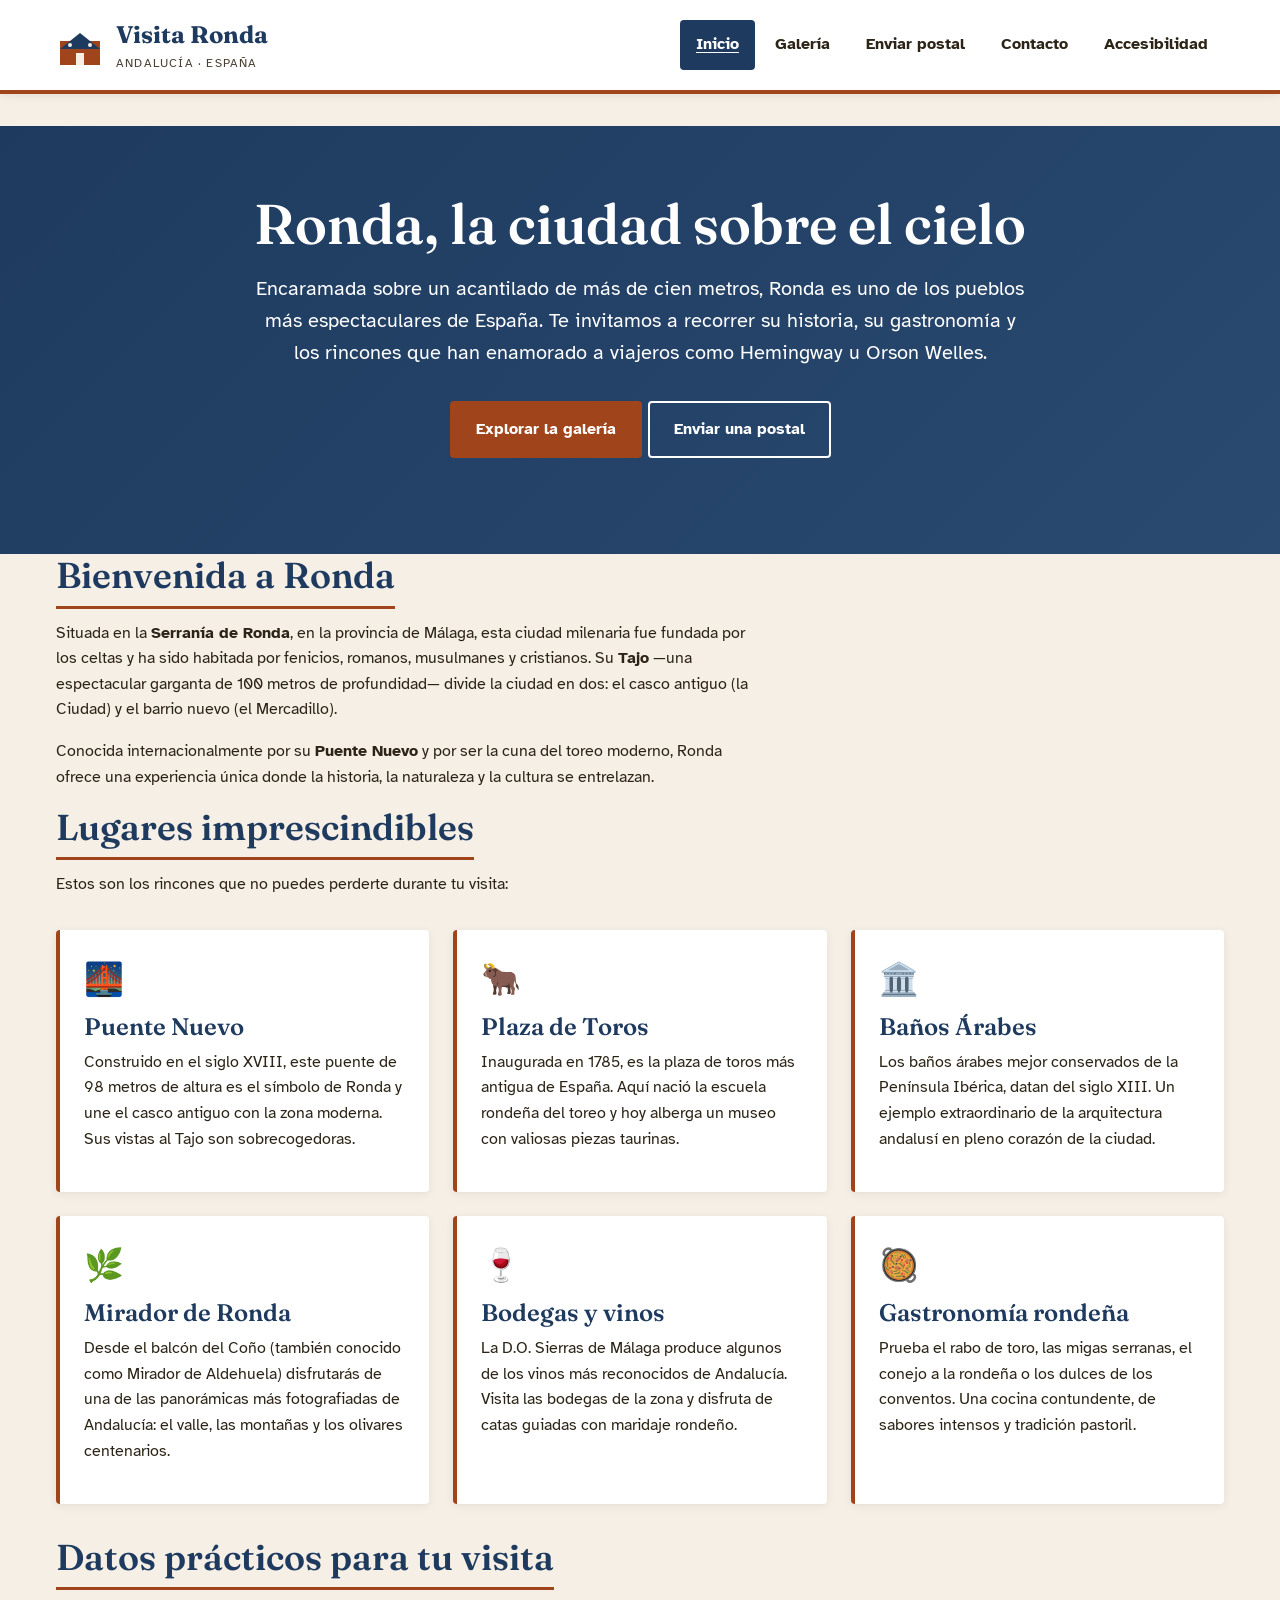
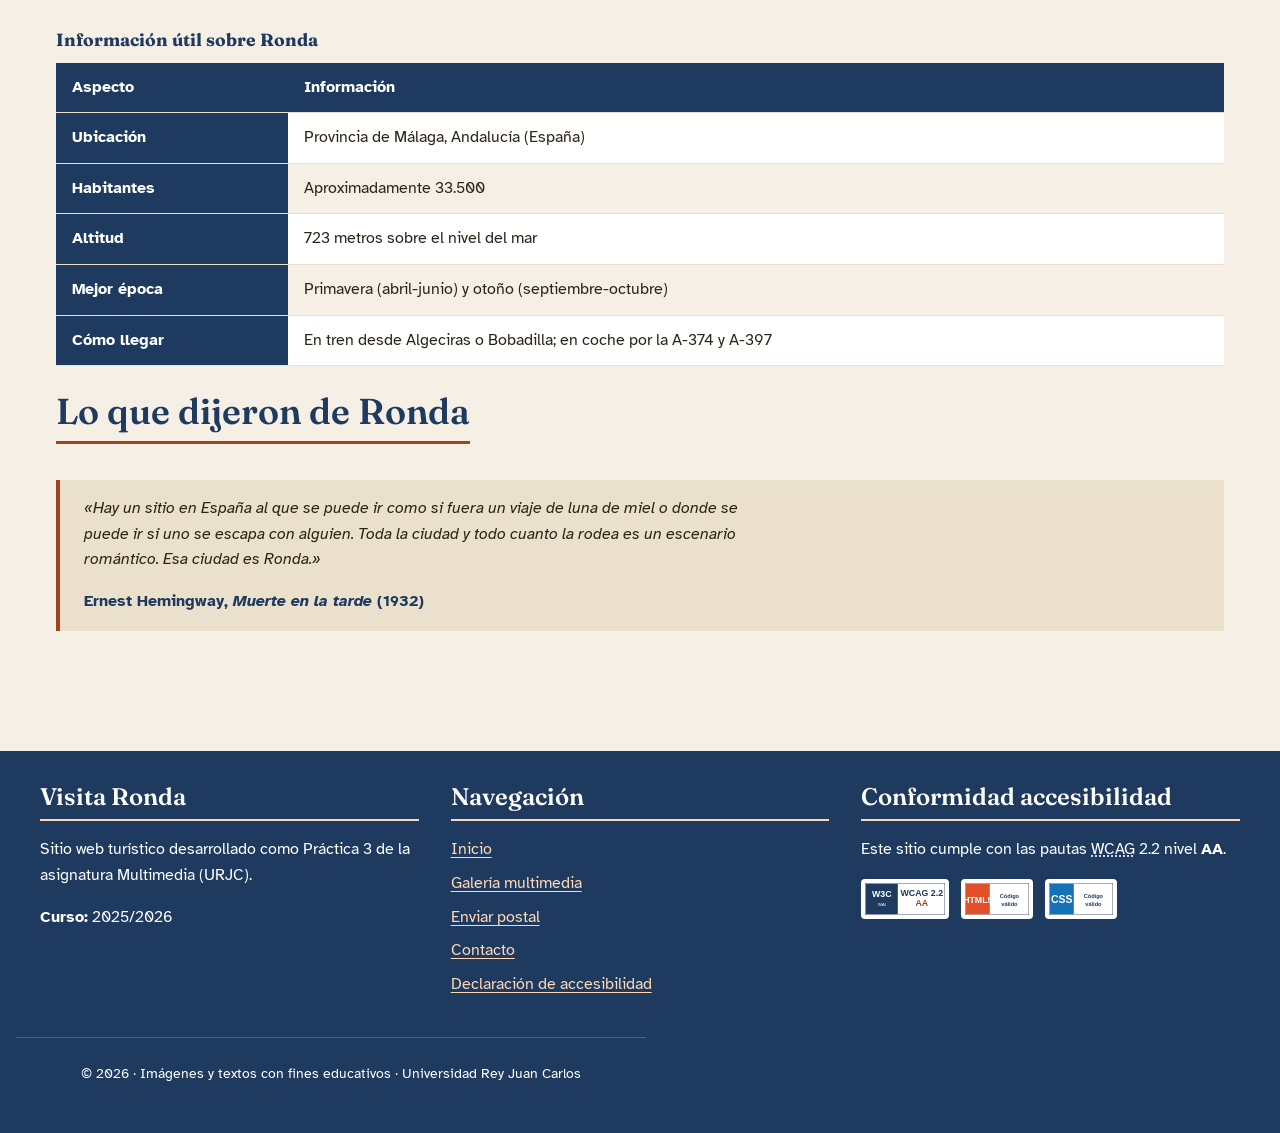
<file: index.html>
<!DOCTYPE html>
<html lang="es">
<head>
  <meta charset="UTF-8">
  <meta name="viewport" content="width=device-width, initial-scale=1.0">
  <meta name="description" content="Descubre Ronda, la joya de la Serranía malagueña: el Puente Nuevo, la plaza de toros más antigua de España y vistas inolvidables del Tajo. Sitio web accesible WCAG 2.2 AA.">
  <meta name="author" content="Práctica 3 - Multimedia URJC">
  <meta name="keywords" content="Ronda, turismo, Málaga, Andalucía, Puente Nuevo, accesibilidad">
  <title>Visita Ronda · La joya de la Serranía malagueña</title>

  <!-- Tipografías accesibles desde Google Fonts -->
  <link rel="preconnect" href="https://fonts.googleapis.com">
  <link rel="preconnect" href="https://fonts.gstatic.com" crossorigin>
  <link href="https://fonts.googleapis.com/css2?family=Atkinson+Hyperlegible:wght@400;700&family=Fraunces:opsz,wght@9..144,400;9..144,600;9..144,700&display=swap" rel="stylesheet">

  <link rel="stylesheet" href="css/styles.css">
  <link rel="icon" type="image/svg+xml" href="img/iconos/favicon.svg">
</head>
<body>

  <!-- Saltar al contenido principal (WCAG 2.4.1) -->
  <a href="#contenido-principal" class="skip-link">Saltar al contenido principal</a>

  <header class="cabecera" role="banner">
    <div class="cabecera-contenido contenedor">
      <a href="index.html" class="logo" aria-label="Visita Ronda - Inicio">
        <svg class="logo-icono" viewBox="0 0 48 48" aria-hidden="true" focusable="false">
          <rect x="4" y="20" width="40" height="24" fill="#A0451B"/>
          <path d="M4 28 L24 12 L44 28 Z" fill="#1E3A5F"/>
          <rect x="20" y="32" width="8" height="12" fill="#F5EFE6"/>
          <circle cx="14" cy="24" r="2" fill="#F5EFE6"/>
          <circle cx="34" cy="24" r="2" fill="#F5EFE6"/>
        </svg>
        <span>
          <span class="logo-texto">Visita Ronda</span>
          <span class="logo-subtexto">Andalucía · España</span>
        </span>
      </a>

      <button class="boton-menu" aria-expanded="false" aria-controls="nav-principal" type="button">
        ☰ Menú
      </button>

      <nav class="nav-principal" id="nav-principal" aria-label="Navegación principal">
        <ul>
          <li><a href="index.html" aria-current="page">Inicio</a></li>
          <li><a href="galeria.html">Galería</a></li>
          <li><a href="postal.html">Enviar postal</a></li>
          <li><a href="contacto.html">Contacto</a></li>
          <li><a href="accesibilidad.html">Accesibilidad</a></li>
        </ul>
      </nav>
    </div>
  </header>

  <main id="contenido-principal">

    <!-- Hero -->
    <section class="hero" aria-labelledby="titulo-hero">
      <div class="contenedor">
        <h1 id="titulo-hero">Ronda, la ciudad sobre el cielo</h1>
        <p>
          Encaramada sobre un acantilado de más de cien metros, Ronda es uno de los pueblos
          más espectaculares de España. Te invitamos a recorrer su historia, su gastronomía
          y los rincones que han enamorado a viajeros como Hemingway u Orson Welles.
        </p>
        <p>
          <a href="galeria.html" class="boton">Explorar la galería</a>
          <a href="postal.html" class="boton boton-secundario">Enviar una postal</a>
        </p>
      </div>
    </section>

    <div class="contenedor">

      <!-- Bienvenida -->
      <section aria-labelledby="titulo-bienvenida">
        <h2 id="titulo-bienvenida">Bienvenida a Ronda</h2>
        <p>
          Situada en la <strong>Serranía de Ronda</strong>, en la provincia de Málaga,
          esta ciudad milenaria fue fundada por los celtas y ha sido habitada por
          fenicios, romanos, musulmanes y cristianos. Su <strong lang="es">Tajo</strong>
          —una espectacular garganta de 100 metros de profundidad— divide la ciudad en
          dos: el casco antiguo (la Ciudad) y el barrio nuevo (el Mercadillo).
        </p>
        <p>
          Conocida internacionalmente por su <strong>Puente Nuevo</strong> y por ser la
          cuna del toreo moderno, Ronda ofrece una experiencia única donde la historia,
          la naturaleza y la cultura se entrelazan.
        </p>
      </section>

      <!-- Imprescindibles -->
      <section aria-labelledby="titulo-imprescindibles">
        <h2 id="titulo-imprescindibles">Lugares imprescindibles</h2>
        <p>Estos son los rincones que no puedes perderte durante tu visita:</p>

        <div class="rejilla">
          <article class="tarjeta">
            <div class="tarjeta-icono" aria-hidden="true">🌉</div>
            <h3>Puente Nuevo</h3>
            <p>
              Construido en el siglo XVIII, este puente de 98 metros de altura es el
              símbolo de Ronda y une el casco antiguo con la zona moderna. Sus vistas
              al Tajo son sobrecogedoras.
            </p>
          </article>

          <article class="tarjeta">
            <div class="tarjeta-icono" aria-hidden="true">🐂</div>
            <h3>Plaza de Toros</h3>
            <p>
              Inaugurada en 1785, es la plaza de toros más antigua de España. Aquí nació
              la escuela rondeña del toreo y hoy alberga un museo con valiosas piezas
              taurinas.
            </p>
          </article>

          <article class="tarjeta">
            <div class="tarjeta-icono" aria-hidden="true">🏛️</div>
            <h3>Baños Árabes</h3>
            <p>
              Los baños árabes mejor conservados de la Península Ibérica, datan del siglo
              XIII. Un ejemplo extraordinario de la arquitectura andalusí en pleno corazón
              de la ciudad.
            </p>
          </article>

          <article class="tarjeta">
            <div class="tarjeta-icono" aria-hidden="true">🌿</div>
            <h3>Mirador de Ronda</h3>
            <p>
              Desde el balcón del Coño (también conocido como Mirador de Aldehuela)
              disfrutarás de una de las panorámicas más fotografiadas de Andalucía:
              el valle, las montañas y los olivares centenarios.
            </p>
          </article>

          <article class="tarjeta">
            <div class="tarjeta-icono" aria-hidden="true">🍷</div>
            <h3>Bodegas y vinos</h3>
            <p>
              La D.O. Sierras de Málaga produce algunos de los vinos más reconocidos de
              Andalucía. Visita las bodegas de la zona y disfruta de catas guiadas con
              maridaje rondeño.
            </p>
          </article>

          <article class="tarjeta">
            <div class="tarjeta-icono" aria-hidden="true">🥘</div>
            <h3>Gastronomía rondeña</h3>
            <p>
              Prueba el rabo de toro, las migas serranas, el conejo a la rondeña o los
              dulces de los conventos. Una cocina contundente, de sabores intensos y
              tradición pastoril.
            </p>
          </article>
        </div>
      </section>

      <!-- Datos prácticos -->
      <section aria-labelledby="titulo-datos">
        <h2 id="titulo-datos">Datos prácticos para tu visita</h2>

        <table>
          <caption>Información útil sobre Ronda</caption>
          <thead>
            <tr>
              <th scope="col">Aspecto</th>
              <th scope="col">Información</th>
            </tr>
          </thead>
          <tbody>
            <tr>
              <th scope="row">Ubicación</th>
              <td>Provincia de Málaga, Andalucía (España)</td>
            </tr>
            <tr>
              <th scope="row">Habitantes</th>
              <td>Aproximadamente 33.500</td>
            </tr>
            <tr>
              <th scope="row">Altitud</th>
              <td>723 metros sobre el nivel del mar</td>
            </tr>
            <tr>
              <th scope="row">Mejor época</th>
              <td>Primavera (abril-junio) y otoño (septiembre-octubre)</td>
            </tr>
            <tr>
              <th scope="row">Cómo llegar</th>
              <td>En tren desde Algeciras o Bobadilla; en coche por la A-374 y A-397</td>
            </tr>
          </tbody>
        </table>
      </section>

      <!-- Cita -->
      <section aria-labelledby="titulo-cita">
        <h2 id="titulo-cita">Lo que dijeron de Ronda</h2>
        <blockquote>
          <p>
            «Hay un sitio en España al que se puede ir como si fuera un viaje de luna de
            miel o donde se puede ir si uno se escapa con alguien. Toda la ciudad y todo
            cuanto la rodea es un escenario romántico. Esa ciudad es Ronda.»
          </p>
          <cite>Ernest Hemingway, <em>Muerte en la tarde</em> (1932)</cite>
        </blockquote>
      </section>

    </div>
  </main>

  <footer class="pie" role="contentinfo">
    <div class="pie-rejilla">
      <div>
        <h3>Visita Ronda</h3>
        <p>Sitio web turístico desarrollado como Práctica 3 de la asignatura Multimedia (URJC).</p>
        <p><strong>Curso:</strong> 2025/2026</p>
      </div>
      <nav aria-labelledby="pie-nav-titulo">
        <h3 id="pie-nav-titulo">Navegación</h3>
        <ul>
          <li><a href="index.html">Inicio</a></li>
          <li><a href="galeria.html">Galería multimedia</a></li>
          <li><a href="postal.html">Enviar postal</a></li>
          <li><a href="contacto.html">Contacto</a></li>
          <li><a href="accesibilidad.html">Declaración de accesibilidad</a></li>
        </ul>
      </nav>
      <div>
        <h3>Conformidad accesibilidad</h3>
        <p>Este sitio cumple con las pautas <abbr title="Web Content Accessibility Guidelines">WCAG</abbr> 2.2 nivel <strong>AA</strong>.</p>
        <p class="pie-validadores">
          <a href="https://www.w3.org/WAI/WCAG22/quickref/" rel="noopener">
            <img src="img/iconos/wcag-aa.svg" alt="WCAG 2.2 nivel AA - Conformidad de accesibilidad">
          </a>
          <a href="https://validator.w3.org/" rel="noopener">
            <img src="img/iconos/html5-valido.svg" alt="HTML5 válido">
          </a>
          <a href="https://jigsaw.w3.org/css-validator/" rel="noopener">
            <img src="img/iconos/css-valido.svg" alt="CSS válido">
          </a>
        </p>
      </div>
    </div>
    <p class="pie-copyright">
      © 2026 · Imágenes y textos con fines educativos · Universidad Rey Juan Carlos
    </p>
  </footer>

  <script src="js/script.js"></script>
</body>
</html>
</file>
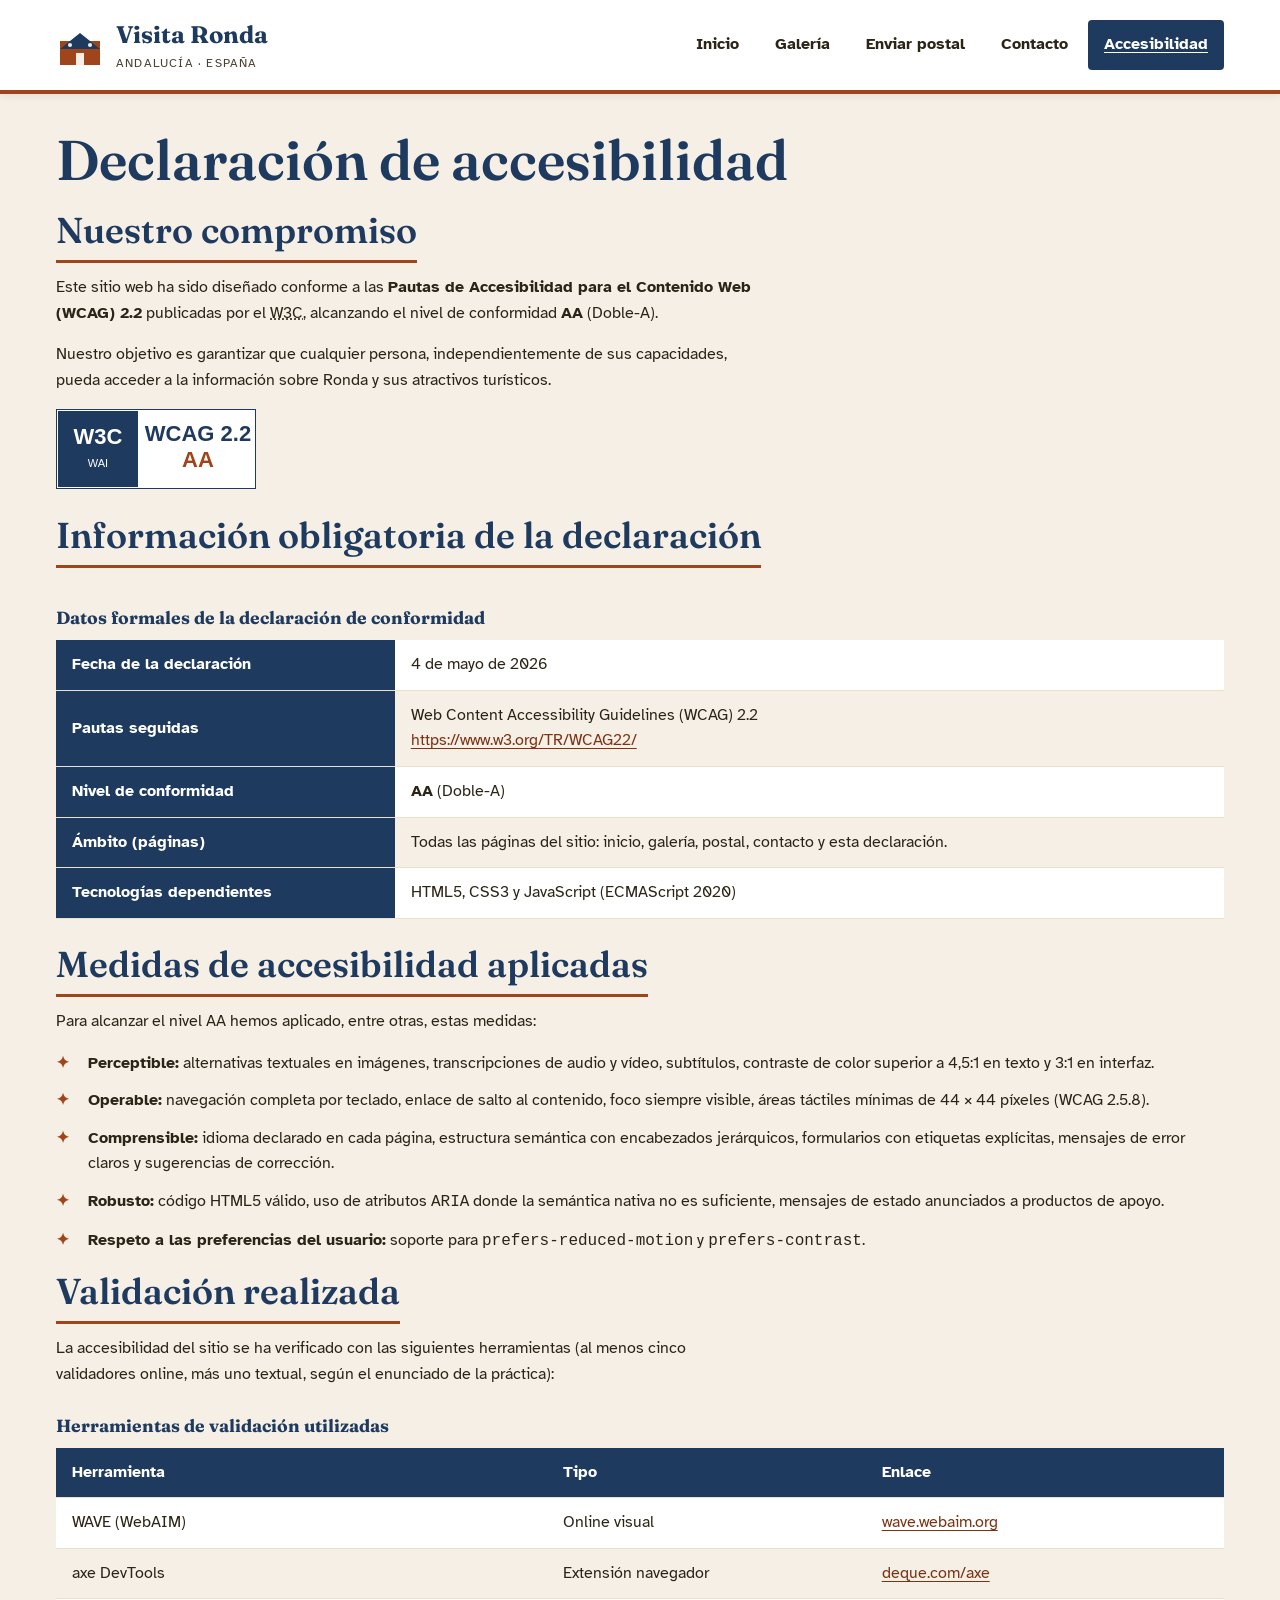
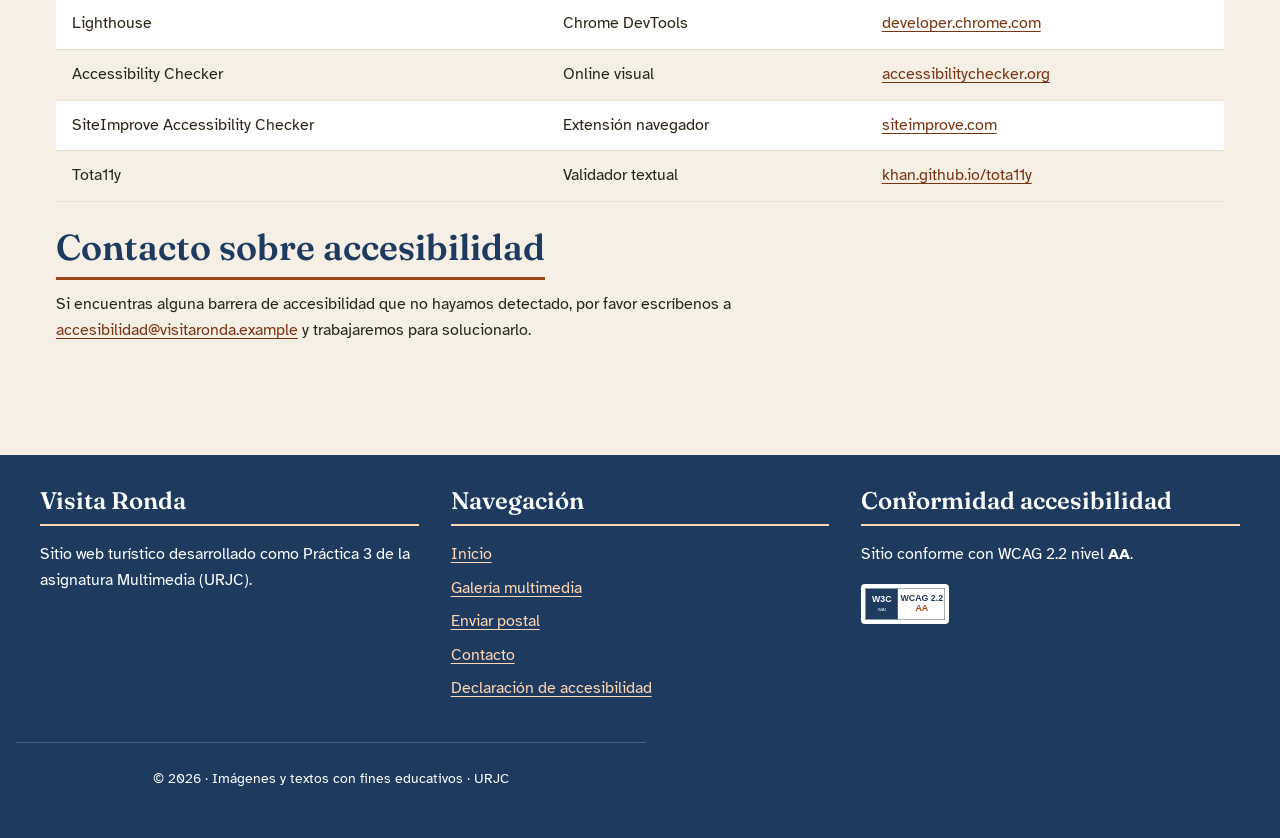
<file: accesibilidad.html>
<!DOCTYPE html>
<html lang="es">
<head>
  <meta charset="UTF-8">
  <meta name="viewport" content="width=device-width, initial-scale=1.0">
  <meta name="description" content="Declaración formal de accesibilidad del sitio web Visita Ronda. Conformidad con WCAG 2.2 nivel AA.">
  <title>Declaración de accesibilidad · Visita Ronda</title>

  <link rel="preconnect" href="https://fonts.googleapis.com">
  <link rel="preconnect" href="https://fonts.gstatic.com" crossorigin>
  <link href="https://fonts.googleapis.com/css2?family=Atkinson+Hyperlegible:wght@400;700&family=Fraunces:opsz,wght@9..144,400;9..144,600;9..144,700&display=swap" rel="stylesheet">
  <link rel="stylesheet" href="css/styles.css">
  <link rel="icon" type="image/svg+xml" href="img/iconos/favicon.svg">
</head>
<body>

  <a href="#contenido-principal" class="skip-link">Saltar al contenido principal</a>

  <header class="cabecera" role="banner">
    <div class="cabecera-contenido contenedor">
      <a href="index.html" class="logo" aria-label="Visita Ronda - Inicio">
        <svg class="logo-icono" viewBox="0 0 48 48" aria-hidden="true" focusable="false">
          <rect x="4" y="20" width="40" height="24" fill="#A0451B"/>
          <path d="M4 28 L24 12 L44 28 Z" fill="#1E3A5F"/>
          <rect x="20" y="32" width="8" height="12" fill="#F5EFE6"/>
          <circle cx="14" cy="24" r="2" fill="#F5EFE6"/>
          <circle cx="34" cy="24" r="2" fill="#F5EFE6"/>
        </svg>
        <span>
          <span class="logo-texto">Visita Ronda</span>
          <span class="logo-subtexto">Andalucía · España</span>
        </span>
      </a>
      <button class="boton-menu" aria-expanded="false" aria-controls="nav-principal" type="button">☰ Menú</button>
      <nav class="nav-principal" id="nav-principal" aria-label="Navegación principal">
        <ul>
          <li><a href="index.html">Inicio</a></li>
          <li><a href="galeria.html">Galería</a></li>
          <li><a href="postal.html">Enviar postal</a></li>
          <li><a href="contacto.html">Contacto</a></li>
          <li><a href="accesibilidad.html" aria-current="page">Accesibilidad</a></li>
        </ul>
      </nav>
    </div>
  </header>

  <main id="contenido-principal">
    <div class="contenedor">

      <h1>Declaración de accesibilidad</h1>

      <section aria-labelledby="titulo-compromiso">
        <h2 id="titulo-compromiso">Nuestro compromiso</h2>
        <p>
          Este sitio web ha sido diseñado conforme a las
          <strong>Pautas de Accesibilidad para el Contenido Web (WCAG) 2.2</strong>
          publicadas por el <abbr title="World Wide Web Consortium">W3C</abbr>,
          alcanzando el nivel de conformidad <strong>AA</strong> (Doble-A).
        </p>
        <p>
          Nuestro objetivo es garantizar que cualquier persona, independientemente de sus
          capacidades, pueda acceder a la información sobre Ronda y sus atractivos turísticos.
        </p>
        <p>
          <img src="img/iconos/wcag-aa.svg"
               alt="Logo de conformidad WCAG 2.2 nivel AA"
               style="max-width:200px;">
        </p>
      </section>

      <section aria-labelledby="titulo-info-obligatoria">
        <h2 id="titulo-info-obligatoria">Información obligatoria de la declaración</h2>

        <table>
          <caption>Datos formales de la declaración de conformidad</caption>
          <tbody>
            <tr>
              <th scope="row">Fecha de la declaración</th>
              <td>4 de mayo de 2026</td>
            </tr>
            <tr>
              <th scope="row">Pautas seguidas</th>
              <td>
                Web Content Accessibility Guidelines (WCAG) 2.2<br>
                <a href="https://www.w3.org/TR/WCAG22/" rel="noopener">https://www.w3.org/TR/WCAG22/</a>
              </td>
            </tr>
            <tr>
              <th scope="row">Nivel de conformidad</th>
              <td><strong>AA</strong> (Doble-A)</td>
            </tr>
            <tr>
              <th scope="row">Ámbito (páginas)</th>
              <td>
                Todas las páginas del sitio: inicio, galería, postal, contacto y esta
                declaración.
              </td>
            </tr>
            <tr>
              <th scope="row">Tecnologías dependientes</th>
              <td>HTML5, CSS3 y JavaScript (ECMAScript 2020)</td>
            </tr>
          </tbody>
        </table>
      </section>

      <section aria-labelledby="titulo-medidas">
        <h2 id="titulo-medidas">Medidas de accesibilidad aplicadas</h2>
        <p>Para alcanzar el nivel AA hemos aplicado, entre otras, estas medidas:</p>
        <ul class="lista-iconos">
          <li><strong>Perceptible:</strong> alternativas textuales en imágenes, transcripciones de audio y vídeo, subtítulos, contraste de color superior a 4,5:1 en texto y 3:1 en interfaz.</li>
          <li><strong>Operable:</strong> navegación completa por teclado, enlace de salto al contenido, foco siempre visible, áreas táctiles mínimas de 44 × 44 píxeles (WCAG 2.5.8).</li>
          <li><strong>Comprensible:</strong> idioma declarado en cada página, estructura semántica con encabezados jerárquicos, formularios con etiquetas explícitas, mensajes de error claros y sugerencias de corrección.</li>
          <li><strong>Robusto:</strong> código HTML5 válido, uso de atributos <code>ARIA</code> donde la semántica nativa no es suficiente, mensajes de estado anunciados a productos de apoyo.</li>
          <li><strong>Respeto a las preferencias del usuario:</strong> soporte para <code>prefers-reduced-motion</code> y <code>prefers-contrast</code>.</li>
        </ul>
      </section>

      <section aria-labelledby="titulo-validacion">
        <h2 id="titulo-validacion">Validación realizada</h2>
        <p>
          La accesibilidad del sitio se ha verificado con las siguientes herramientas
          (al menos cinco validadores online, más uno textual, según el enunciado de la práctica):
        </p>
        <table>
          <caption>Herramientas de validación utilizadas</caption>
          <thead>
            <tr>
              <th scope="col">Herramienta</th>
              <th scope="col">Tipo</th>
              <th scope="col">Enlace</th>
            </tr>
          </thead>
          <tbody>
            <tr>
              <td>WAVE (WebAIM)</td>
              <td>Online visual</td>
              <td><a href="https://wave.webaim.org/" rel="noopener">wave.webaim.org</a></td>
            </tr>
            <tr>
              <td>axe DevTools</td>
              <td>Extensión navegador</td>
              <td><a href="https://www.deque.com/axe/" rel="noopener">deque.com/axe</a></td>
            </tr>
            <tr>
              <td>Lighthouse</td>
              <td>Chrome DevTools</td>
              <td><a href="https://developer.chrome.com/docs/lighthouse" rel="noopener">developer.chrome.com</a></td>
            </tr>
            <tr>
              <td>Accessibility Checker</td>
              <td>Online visual</td>
              <td><a href="https://www.accessibilitychecker.org/" rel="noopener">accessibilitychecker.org</a></td>
            </tr>
            <tr>
              <td>SiteImprove Accessibility Checker</td>
              <td>Extensión navegador</td>
              <td><a href="https://www.siteimprove.com/" rel="noopener">siteimprove.com</a></td>
            </tr>
            <tr>
              <td>Tota11y</td>
              <td>Validador textual</td>
              <td><a href="https://khan.github.io/tota11y/" rel="noopener">khan.github.io/tota11y</a></td>
            </tr>
          </tbody>
        </table>
      </section>

      <section aria-labelledby="titulo-contacto-acc">
        <h2 id="titulo-contacto-acc">Contacto sobre accesibilidad</h2>
        <p>
          Si encuentras alguna barrera de accesibilidad que no hayamos detectado, por
          favor escríbenos a
          <a href="mailto:accesibilidad@visitaronda.example">accesibilidad@visitaronda.example</a>
          y trabajaremos para solucionarlo.
        </p>
      </section>

    </div>
  </main>

  <footer class="pie" role="contentinfo">
    <div class="pie-rejilla">
      <div>
        <h3>Visita Ronda</h3>
        <p>Sitio web turístico desarrollado como Práctica 3 de la asignatura Multimedia (URJC).</p>
      </div>
      <nav aria-labelledby="pie-nav-titulo">
        <h3 id="pie-nav-titulo">Navegación</h3>
        <ul>
          <li><a href="index.html">Inicio</a></li>
          <li><a href="galeria.html">Galería multimedia</a></li>
          <li><a href="postal.html">Enviar postal</a></li>
          <li><a href="contacto.html">Contacto</a></li>
          <li><a href="accesibilidad.html">Declaración de accesibilidad</a></li>
        </ul>
      </nav>
      <div>
        <h3>Conformidad accesibilidad</h3>
        <p>Sitio conforme con WCAG 2.2 nivel <strong>AA</strong>.</p>
        <p class="pie-validadores">
          <a href="https://www.w3.org/WAI/WCAG22/quickref/" rel="noopener">
            <img src="img/iconos/wcag-aa.svg" alt="WCAG 2.2 nivel AA">
          </a>
        </p>
      </div>
    </div>
    <p class="pie-copyright">© 2026 · Imágenes y textos con fines educativos · URJC</p>
  </footer>

  <script src="js/script.js"></script>
</body>
</html>
</file>
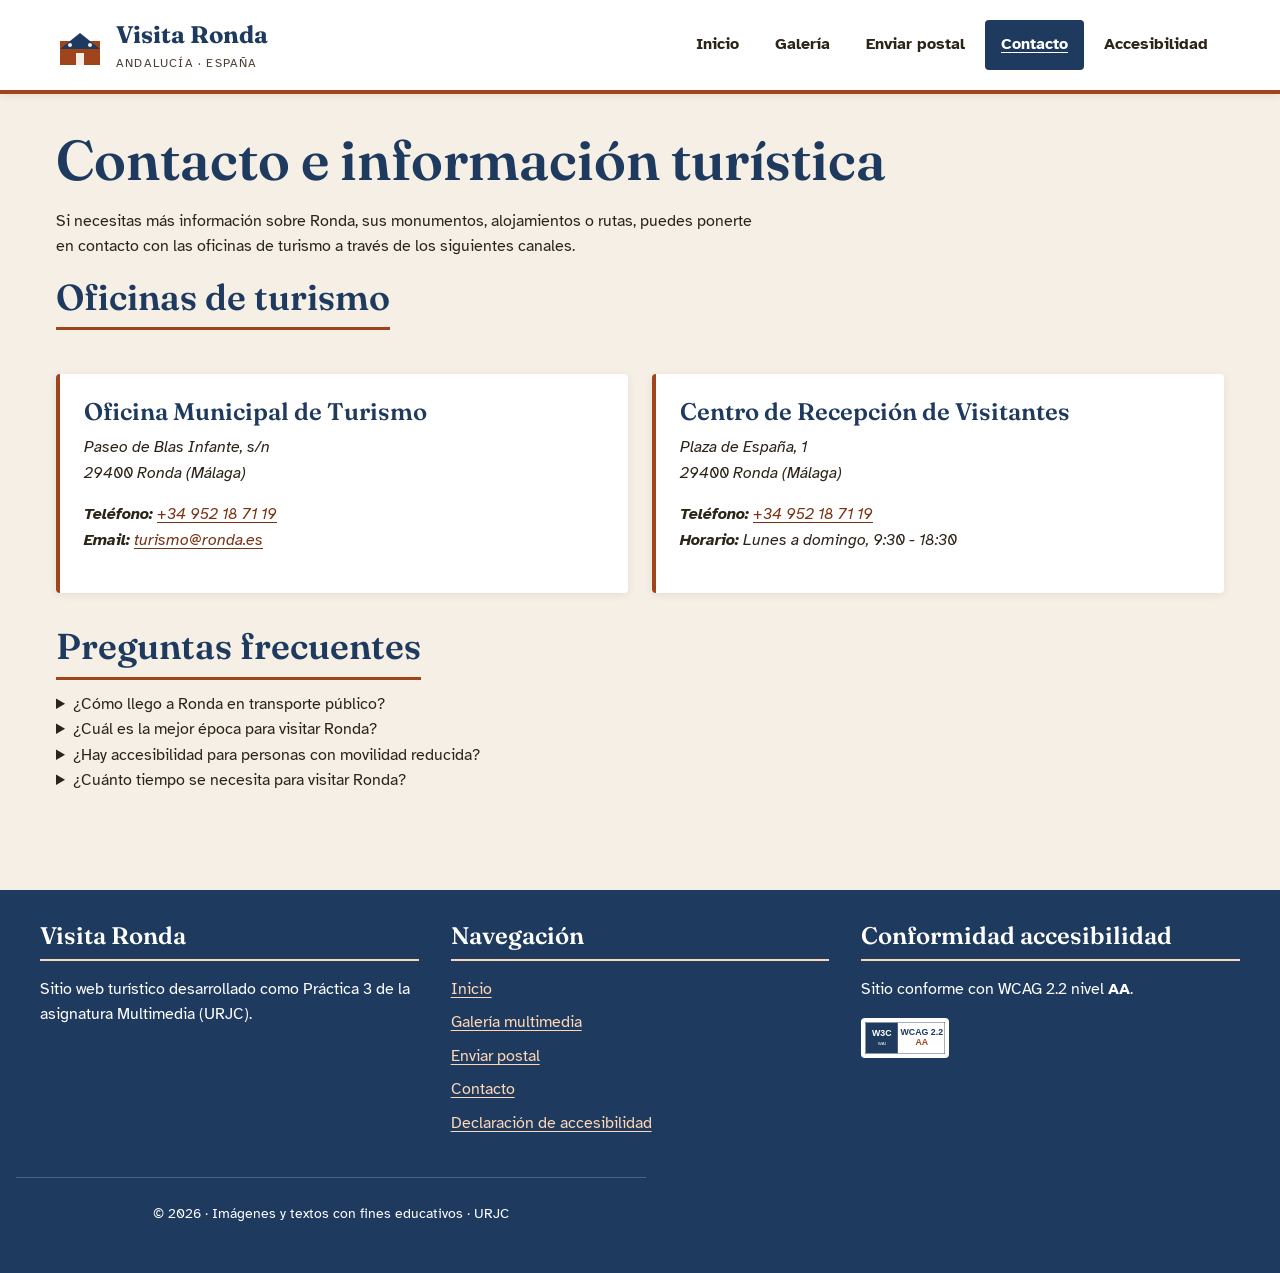
<file: contacto.html>
<!DOCTYPE html>
<html lang="es">
<head>
  <meta charset="UTF-8">
  <meta name="viewport" content="width=device-width, initial-scale=1.0">
  <meta name="description" content="Información de contacto y oficinas de turismo de Ronda.">
  <title>Contacto · Visita Ronda</title>

  <link rel="preconnect" href="https://fonts.googleapis.com">
  <link rel="preconnect" href="https://fonts.gstatic.com" crossorigin>
  <link href="https://fonts.googleapis.com/css2?family=Atkinson+Hyperlegible:wght@400;700&family=Fraunces:opsz,wght@9..144,400;9..144,600;9..144,700&display=swap" rel="stylesheet">
  <link rel="stylesheet" href="css/styles.css">
  <link rel="icon" type="image/svg+xml" href="img/iconos/favicon.svg">
</head>
<body>

  <a href="#contenido-principal" class="skip-link">Saltar al contenido principal</a>

  <header class="cabecera" role="banner">
    <div class="cabecera-contenido contenedor">
      <a href="index.html" class="logo" aria-label="Visita Ronda - Inicio">
        <svg class="logo-icono" viewBox="0 0 48 48" aria-hidden="true" focusable="false">
          <rect x="4" y="20" width="40" height="24" fill="#A0451B"/>
          <path d="M4 28 L24 12 L44 28 Z" fill="#1E3A5F"/>
          <rect x="20" y="32" width="8" height="12" fill="#F5EFE6"/>
          <circle cx="14" cy="24" r="2" fill="#F5EFE6"/>
          <circle cx="34" cy="24" r="2" fill="#F5EFE6"/>
        </svg>
        <span>
          <span class="logo-texto">Visita Ronda</span>
          <span class="logo-subtexto">Andalucía · España</span>
        </span>
      </a>
      <button class="boton-menu" aria-expanded="false" aria-controls="nav-principal" type="button">☰ Menú</button>
      <nav class="nav-principal" id="nav-principal" aria-label="Navegación principal">
        <ul>
          <li><a href="index.html">Inicio</a></li>
          <li><a href="galeria.html">Galería</a></li>
          <li><a href="postal.html">Enviar postal</a></li>
          <li><a href="contacto.html" aria-current="page">Contacto</a></li>
          <li><a href="accesibilidad.html">Accesibilidad</a></li>
        </ul>
      </nav>
    </div>
  </header>

  <main id="contenido-principal">
    <div class="contenedor">

      <h1>Contacto e información turística</h1>

      <p>
        Si necesitas más información sobre Ronda, sus monumentos, alojamientos o
        rutas, puedes ponerte en contacto con las oficinas de turismo a través de
        los siguientes canales.
      </p>

      <section aria-labelledby="titulo-oficinas">
        <h2 id="titulo-oficinas">Oficinas de turismo</h2>

        <div class="rejilla">
          <article class="tarjeta">
            <h3>Oficina Municipal de Turismo</h3>
            <address>
              <p>Paseo de Blas Infante, s/n<br>
                 29400 Ronda (Málaga)</p>
              <p>
                <strong>Teléfono:</strong>
                <a href="tel:+34952187119">+34 952 18 71 19</a><br>
                <strong>Email:</strong>
                <a href="mailto:turismo@ronda.es">turismo@ronda.es</a>
              </p>
            </address>
          </article>

          <article class="tarjeta">
            <h3>Centro de Recepción de Visitantes</h3>
            <address>
              <p>Plaza de España, 1<br>
                 29400 Ronda (Málaga)</p>
              <p>
                <strong>Teléfono:</strong>
                <a href="tel:+34952187119">+34 952 18 71 19</a><br>
                <strong>Horario:</strong> Lunes a domingo, 9:30 - 18:30
              </p>
            </address>
          </article>
        </div>
      </section>

      <section aria-labelledby="titulo-faq">
        <h2 id="titulo-faq">Preguntas frecuentes</h2>

        <details>
          <summary>¿Cómo llego a Ronda en transporte público?</summary>
          <p>
            Ronda cuenta con estación de tren con conexiones diarias desde Algeciras,
            Bobadilla, Antequera y Málaga. Hay también autobuses regulares desde Málaga,
            Sevilla, Cádiz y Marbella.
          </p>
        </details>

        <details>
          <summary>¿Cuál es la mejor época para visitar Ronda?</summary>
          <p>
            La primavera (abril a junio) y el otoño (septiembre a octubre) son las
            mejores estaciones. En verano puede hacer mucho calor, aunque las noches
            son agradables. En invierno disfrutarás de la ciudad sin masificación.
          </p>
        </details>

        <details>
          <summary>¿Hay accesibilidad para personas con movilidad reducida?</summary>
          <p>
            La mayoría de monumentos disponen de adaptaciones, aunque las calles del
            casco antiguo son empedradas y con pendientes. La oficina de turismo ofrece
            mapas con rutas accesibles y servicio de préstamo de sillas de ruedas.
          </p>
        </details>

        <details>
          <summary>¿Cuánto tiempo se necesita para visitar Ronda?</summary>
          <p>
            Una jornada completa permite visitar los principales monumentos. Si quieres
            disfrutar también de la gastronomía y los alrededores (Setenil de las
            Bodegas, Pueblos Blancos), recomendamos quedarse al menos dos noches.
          </p>
        </details>
      </section>

    </div>
  </main>

  <footer class="pie" role="contentinfo">
    <div class="pie-rejilla">
      <div>
        <h3>Visita Ronda</h3>
        <p>Sitio web turístico desarrollado como Práctica 3 de la asignatura Multimedia (URJC).</p>
      </div>
      <nav aria-labelledby="pie-nav-titulo">
        <h3 id="pie-nav-titulo">Navegación</h3>
        <ul>
          <li><a href="index.html">Inicio</a></li>
          <li><a href="galeria.html">Galería multimedia</a></li>
          <li><a href="postal.html">Enviar postal</a></li>
          <li><a href="contacto.html">Contacto</a></li>
          <li><a href="accesibilidad.html">Declaración de accesibilidad</a></li>
        </ul>
      </nav>
      <div>
        <h3>Conformidad accesibilidad</h3>
        <p>Sitio conforme con WCAG 2.2 nivel <strong>AA</strong>.</p>
        <p class="pie-validadores">
          <a href="https://www.w3.org/WAI/WCAG22/quickref/" rel="noopener">
            <img src="img/iconos/wcag-aa.svg" alt="WCAG 2.2 nivel AA">
          </a>
        </p>
      </div>
    </div>
    <p class="pie-copyright">© 2026 · Imágenes y textos con fines educativos · URJC</p>
  </footer>

  <script src="js/script.js"></script>
</body>
</html>
</file>
<file: css/styles.css>
:root {
  /* Paleta de colores (todos cumplen contraste AA mínimo 4.5:1) */
  --color-fondo: #F5EFE6;          /* Crema (paredes encaladas) */
  --color-fondo-alt: #EAE0CC;      /* Crema más oscuro */
  --color-texto: #2C2416;          /* Carbón cálido */
  --color-texto-suave: #4A3F30;    /* Texto secundario */
  --color-acento: #A0451B;         /* Terracota (tejados) */
  --color-acento-oscuro: #7A3414;  /* Hover del acento */
  --color-azul: #1E3A5F;           /* Azul cielo profundo */
  --color-blanco: #FFFFFF;
  --color-error: #B91C1C;
  --color-error-fondo: #FEE2E2;
  --color-exito: #15603D;
  --color-exito-fondo: #DCFCE7;
  --color-foco: #0066CC;           /* Azul foco muy visible */

  /* Tipografía */
  --fuente-titulos: 'Fraunces', Georgia, serif;
  --fuente-texto: 'Atkinson Hyperlegible', 'Segoe UI', Arial, sans-serif;

  /* Tamaños base (relativos para que el zoom funcione) */
  --base: 1rem;
  --radio: 4px;

  /* Sombras */
  --sombra-suave: 0 2px 8px rgba(44, 36, 22, 0.08);
  --sombra-media: 0 4px 16px rgba(44, 36, 22, 0.12);
}

/* ---------- Reset básico accesible ---------- */
*,
*::before,
*::after {
  box-sizing: border-box;
}

html {
  scroll-behavior: smooth;
  font-size: 100%;
}

@media (prefers-reduced-motion: reduce) {
  html {
    scroll-behavior: auto;
  }
  *, *::before, *::after {
    animation-duration: 0.01ms !important;
    animation-iteration-count: 1 !important;
    transition-duration: 0.01ms !important;
  }
}

body {
  margin: 0;
  font-family: var(--fuente-texto);
  font-size: var(--base);
  line-height: 1.6;
  color: var(--color-texto);
  background-color: var(--color-fondo);
  word-spacing: normal;
  letter-spacing: normal;
}

.skip-link {
  position: absolute;
  top: -100px;
  left: 0;
  background: var(--color-azul);
  color: var(--color-blanco);
  padding: 1rem 1.5rem;
  z-index: 1000;
  text-decoration: none;
  font-weight: bold;
  border-radius: 0 0 var(--radio) 0;
}

.skip-link:focus {
  top: 0;
  outline: 3px solid var(--color-foco);
  outline-offset: 2px;
}

/* ---------- Foco visible (WCAG 2.4.7 y 2.4.11) ---------- */
:focus {
  outline: 3px solid var(--color-foco);
  outline-offset: 2px;
}

:focus:not(:focus-visible) {
  outline: none;
}

:focus-visible {
  outline: 3px solid var(--color-foco);
  outline-offset: 2px;
}

/* ---------- Tipografía ---------- */
h1, h2, h3, h4, h5, h6 {
  font-family: var(--fuente-titulos);
  color: var(--color-azul);
  line-height: 1.2;
  margin-top: 0;
  font-weight: 600;
}

h1 {
  font-size: clamp(2rem, 5vw, 3.5rem);
  margin-bottom: 1rem;
}

h2 {
  font-size: clamp(1.5rem, 3.5vw, 2.25rem);
  margin-bottom: 0.75rem;
  border-bottom: 3px solid var(--color-acento);
  padding-bottom: 0.5rem;
  display: inline-block;
}

h3 {
  font-size: clamp(1.25rem, 2.5vw, 1.5rem);
  margin-bottom: 0.5rem;
}

p {
  margin: 0 0 1rem 0;
  max-width: 70ch; /* Buena legibilidad */
}

a {
  color: var(--color-acento-oscuro);
  text-decoration: underline;
  text-decoration-thickness: 1px;
  text-underline-offset: 3px;
}

a:hover {
  color: var(--color-azul);
  text-decoration-thickness: 2px;
}

a:visited {
  color: #6B2D85;
}

/* ---------- Layout principal ---------- */
.contenedor {
  width: 100%;
  max-width: 1200px;
  margin: 0 auto;
  padding: 0 1rem;
}

main {
  padding: 2rem 0;
  min-height: 60vh;
}

/* ---------- Cabecera y navegación ---------- */
.cabecera {
  background-color: var(--color-blanco);
  border-bottom: 4px solid var(--color-acento);
  box-shadow: var(--sombra-suave);
  position: sticky;
  top: 0;
  z-index: 100;
}

.cabecera-contenido {
  display: flex;
  flex-wrap: wrap;
  justify-content: space-between;
  align-items: center;
  gap: 1rem;
  padding: 1rem;
}

.logo {
  display: flex;
  align-items: center;
  gap: 0.75rem;
  text-decoration: none;
  color: var(--color-azul);
}

.logo:hover {
  color: var(--color-acento);
}

.logo-icono {
  width: 48px;
  height: 48px;
  flex-shrink: 0;
}

.logo-texto {
  font-family: var(--fuente-titulos);
  font-size: 1.5rem;
  font-weight: 700;
}

.logo-subtexto {
  display: block;
  font-family: var(--fuente-texto);
  font-size: 0.75rem;
  font-weight: 400;
  color: var(--color-texto-suave);
  letter-spacing: 0.1em;
  text-transform: uppercase;
}

/* Botón hamburguesa para móvil */
.boton-menu {
  display: none;
  background: var(--color-azul);
  color: var(--color-blanco);
  border: none;
  padding: 0.75rem 1rem;
  font-size: 1rem;
  cursor: pointer;
  border-radius: var(--radio);
  /* Tamaño táctil mínimo 44px (WCAG 2.5.8) */
  min-width: 44px;
  min-height: 44px;
}

.boton-menu:hover {
  background: var(--color-acento);
}

/* Navegación */
.nav-principal ul {
  display: flex;
  flex-wrap: wrap;
  list-style: none;
  margin: 0;
  padding: 0;
  gap: 0.25rem;
}

.nav-principal a {
  display: inline-block;
  padding: 0.75rem 1rem;
  text-decoration: none;
  color: var(--color-texto);
  border-radius: var(--radio);
  font-weight: 600;
  /* Mínimo 44x44px para targets táctiles (WCAG 2.5.8) */
  min-height: 44px;
  display: flex;
  align-items: center;
}

.nav-principal a:hover {
  background-color: var(--color-fondo-alt);
  color: var(--color-acento-oscuro);
  text-decoration: underline;
}

/* Página actual marcada con aria-current */
.nav-principal a[aria-current="page"] {
  background-color: var(--color-azul);
  color: var(--color-blanco);
  text-decoration: underline;
}

/* ---------- Hero ---------- */
.hero {
  background: linear-gradient(135deg, var(--color-azul) 0%, #2A4A6F 100%);
  color: var(--color-blanco);
  padding: 4rem 1rem;
  text-align: center;
}

.hero h1 {
  color: var(--color-blanco);
  margin-bottom: 1rem;
}

.hero p {
  font-size: 1.25rem;
  max-width: 60ch;
  margin: 0 auto 2rem auto;
}

.hero img {
  max-width: 100%;
  height: auto;
  border-radius: var(--radio);
  box-shadow: var(--sombra-media);
}

/* ---------- Botones ---------- */
.boton {
  display: inline-block;
  padding: 0.875rem 1.5rem;
  background-color: var(--color-acento);
  color: var(--color-blanco);
  text-decoration: none;
  border: 2px solid var(--color-acento);
  border-radius: var(--radio);
  font-weight: 700;
  font-family: var(--fuente-texto);
  font-size: 1rem;
  cursor: pointer;
  transition: background-color 0.2s, transform 0.1s;
  /* Tamaño mínimo táctil 44px (WCAG 2.5.8) */
  min-height: 44px;
  min-width: 44px;
}

.boton:hover {
  background-color: var(--color-acento-oscuro);
  border-color: var(--color-acento-oscuro);
  color: var(--color-blanco);
  text-decoration: underline;
}

.boton-secundario {
  background-color: transparent;
  color: var(--color-blanco);
  border-color: var(--color-blanco);
}

.boton-secundario:hover {
  background-color: var(--color-blanco);
  color: var(--color-azul);
}

/* ---------- Tarjetas y rejilla ---------- */
.rejilla {
  display: grid;
  grid-template-columns: repeat(auto-fit, minmax(280px, 1fr));
  gap: 1.5rem;
  margin: 2rem 0;
}

.tarjeta {
  background-color: var(--color-blanco);
  padding: 1.5rem;
  border-radius: var(--radio);
  box-shadow: var(--sombra-suave);
  border-left: 4px solid var(--color-acento);
}

.tarjeta h3 {
  color: var(--color-azul);
  margin-top: 0;
}

.tarjeta-icono {
  font-size: 2rem;
  margin-bottom: 0.5rem;
  /* Aviso: si se usa un emoji decorativo, se marca aria-hidden en HTML */
}

/* ---------- Galería ---------- */
.galeria {
  display: grid;
  grid-template-columns: repeat(auto-fit, minmax(280px, 1fr));
  gap: 1.5rem;
  margin: 2rem 0;
  list-style: none;
  padding: 0;
}

.galeria figure {
  margin: 0;
  background-color: var(--color-blanco);
  border-radius: var(--radio);
  overflow: hidden;
  box-shadow: var(--sombra-suave);
}

.galeria img {
  width: 100%;
  height: 240px;
  object-fit: cover;
  display: block;
}

.galeria figcaption {
  padding: 1rem;
  font-size: 0.95rem;
  color: var(--color-texto);
}

.galeria figcaption strong {
  display: block;
  color: var(--color-azul);
  margin-bottom: 0.25rem;
  font-size: 1.05rem;
}

/* ---------- Multimedia ---------- */
.multimedia-bloque {
  background-color: var(--color-blanco);
  padding: 1.5rem;
  border-radius: var(--radio);
  margin: 2rem 0;
  box-shadow: var(--sombra-suave);
}

.multimedia-bloque video,
.multimedia-bloque audio {
  width: 100%;
  max-width: 100%;
  margin-bottom: 1rem;
}

.multimedia-bloque video {
  border-radius: var(--radio);
}

/* Transcripción colapsable */
details.transcripcion {
  margin-top: 1rem;
  border: 2px solid var(--color-fondo-alt);
  border-radius: var(--radio);
  padding: 1rem;
}

details.transcripcion summary {
  cursor: pointer;
  font-weight: 700;
  color: var(--color-azul);
  padding: 0.5rem;
  /* Mínimo 44px táctil */
  min-height: 44px;
  display: flex;
  align-items: center;
}

details.transcripcion summary:hover {
  color: var(--color-acento-oscuro);
}

details.transcripcion[open] summary {
  border-bottom: 1px solid var(--color-fondo-alt);
  margin-bottom: 1rem;
}

/* ---------- Formulario ---------- */
form.formulario-postal {
  background-color: var(--color-blanco);
  padding: 2rem;
  border-radius: var(--radio);
  box-shadow: var(--sombra-suave);
  max-width: 800px;
  margin: 2rem auto;
}

fieldset {
  border: 2px solid var(--color-fondo-alt);
  border-radius: var(--radio);
  padding: 1.5rem;
  margin: 0 0 1.5rem 0;
}

legend {
  font-family: var(--fuente-titulos);
  font-size: 1.25rem;
  font-weight: 700;
  color: var(--color-azul);
  padding: 0 0.75rem;
}

.campo {
  margin-bottom: 1.25rem;
}

.campo label {
  display: block;
  font-weight: 700;
  margin-bottom: 0.5rem;
  color: var(--color-texto);
}

.campo .obligatorio {
  color: var(--color-acento-oscuro);
  font-weight: 700;
}

.campo .ayuda {
  display: block;
  font-size: 0.875rem;
  color: var(--color-texto-suave);
  margin-bottom: 0.5rem;
}

.campo input[type="text"],
.campo input[type="email"],
.campo textarea,
.campo select {
  width: 100%;
  padding: 0.75rem;
  font-family: var(--fuente-texto);
  font-size: 1rem;
  border: 2px solid var(--color-texto-suave);
  border-radius: var(--radio);
  background-color: var(--color-blanco);
  color: var(--color-texto);
  /* Mínimo 44px alto táctil */
  min-height: 44px;
}

.campo textarea {
  resize: vertical;
  min-height: 120px;
}

.campo input:focus,
.campo textarea:focus,
.campo select:focus {
  border-color: var(--color-foco);
  outline: 3px solid var(--color-foco);
  outline-offset: 0;
}

/* Estado de error */
.campo input[aria-invalid="true"],
.campo textarea[aria-invalid="true"],
.campo select[aria-invalid="true"] {
  border-color: var(--color-error);
  background-color: var(--color-error-fondo);
}

.mensaje-error {
  display: block;
  margin-top: 0.5rem;
  padding: 0.5rem 0.75rem;
  color: var(--color-error);
  background-color: var(--color-error-fondo);
  border-left: 4px solid var(--color-error);
  border-radius: var(--radio);
  font-size: 0.95rem;
  font-weight: 600;
}

.mensaje-error:empty {
  display: none;
}

/* Selección de postal con radios visuales */
.opciones-postales {
  display: grid;
  grid-template-columns: repeat(auto-fit, minmax(180px, 1fr));
  gap: 1rem;
  list-style: none;
  padding: 0;
  margin: 1rem 0 0 0;
}

.opcion-postal {
  position: relative;
}

.opcion-postal input[type="radio"] {
  /* Ocultamos visualmente pero mantenemos accesible */
  position: absolute;
  opacity: 0;
  width: 1px;
  height: 1px;
  overflow: hidden;
}

.opcion-postal label {
  display: block;
  cursor: pointer;
  border: 3px solid var(--color-fondo-alt);
  border-radius: var(--radio);
  padding: 0.5rem;
  background-color: var(--color-fondo);
  transition: border-color 0.2s, transform 0.1s;
  text-align: center;
  /* Mínimo 44px táctil */
  min-height: 44px;
}

.opcion-postal label:hover {
  border-color: var(--color-acento);
}

.opcion-postal input[type="radio"]:focus-visible + label {
  outline: 3px solid var(--color-foco);
  outline-offset: 2px;
}

.opcion-postal input[type="radio"]:checked + label {
  border-color: var(--color-acento);
  background-color: var(--color-fondo-alt);
  /* Indicador adicional al color (WCAG 1.4.1 - no solo color) */
  box-shadow: 0 0 0 3px var(--color-acento);
}

.opcion-postal input[type="radio"]:checked + label::before {
  content: "✓ Seleccionada: ";
  font-weight: 700;
  color: var(--color-acento-oscuro);
}

.opcion-postal img {
  width: 100%;
  height: 140px;
  object-fit: cover;
  border-radius: var(--radio);
  display: block;
  margin-bottom: 0.5rem;
}

.opcion-postal-titulo {
  font-weight: 700;
  display: block;
  color: var(--color-texto);
}

/* Mensajes globales del formulario */
.mensaje-global {
  padding: 1rem 1.25rem;
  border-radius: var(--radio);
  margin-bottom: 1.5rem;
  font-weight: 600;
}

.mensaje-global[role="alert"] {
  background-color: var(--color-error-fondo);
  color: var(--color-error);
  border-left: 4px solid var(--color-error);
}

.mensaje-global[role="status"] {
  background-color: var(--color-exito-fondo);
  color: var(--color-exito);
  border-left: 4px solid var(--color-exito);
}

.mensaje-global ul {
  margin: 0.5rem 0 0 1.5rem;
  padding: 0;
}

/* Aviso RGPD */
.aviso-rgpd {
  background-color: #FAF6EE;
  border: 1px solid #D7CDB8;
  border-radius: var(--radio);
  padding: 1rem 1.25rem;
  margin: 1rem 0;
  font-size: 0.95rem;
}

.aviso-rgpd p {
  margin: 0 0 0.5rem 0;
}

.aviso-rgpd ul {
  margin: 0.25rem 0 0 1.25rem;
  padding: 0;
}

.aviso-rgpd li {
  margin-bottom: 0.25rem;
  line-height: 1.5;
}

/* Campo casilla de verificación accesible (RGPD) */
.campo-checkbox {
  display: flex;
  flex-wrap: wrap;
  align-items: flex-start;
  gap: 0.75rem;
  padding: 1rem;
  background-color: var(--color-fondo-alt);
  border-radius: var(--radio);
  border: 2px solid transparent;
}

.campo-checkbox input[type="checkbox"] {
  /* Tamaño táctil mínimo WCAG 2.2 (2.5.8) */
  width: 1.5rem;
  height: 1.5rem;
  margin-top: 0.15rem;
  flex-shrink: 0;
  cursor: pointer;
  accent-color: var(--color-acento);
}

.campo-checkbox input[type="checkbox"]:focus-visible {
  outline: 3px solid var(--color-foco);
  outline-offset: 3px;
}

.campo-checkbox input[type="checkbox"][aria-invalid="true"] + label {
  color: var(--color-error);
}

.campo-checkbox label {
  flex: 1;
  min-width: 200px;
  margin: 0;
  cursor: pointer;
  font-weight: 400;
  line-height: 1.5;
}

.campo-checkbox .mensaje-error {
  flex-basis: 100%;
}

/* Contenido de texto largo (políticas, declaraciones) */
.contenido-texto {
  max-width: 70ch;
  margin-top: 2rem;
  margin-bottom: 3rem;
}

.contenido-texto h2 {
  margin-top: 2.5rem;
}

.contenido-texto p,
.contenido-texto li {
  line-height: 1.7;
}

/* ---------- Pie de página ---------- */
.pie {
  background-color: var(--color-azul);
  color: var(--color-blanco);
  padding: 2rem 1rem;
  margin-top: 4rem;
}

.pie a {
  color: #FFD7B5; /* Naranja claro contraste alto sobre azul oscuro */
}

.pie a:hover {
  color: var(--color-blanco);
}

.pie-rejilla {
  display: grid;
  grid-template-columns: repeat(auto-fit, minmax(220px, 1fr));
  gap: 2rem;
  max-width: 1200px;
  margin: 0 auto;
}

.pie h3 {
  color: var(--color-blanco);
  border-bottom: 2px solid #FFD7B5;
  padding-bottom: 0.5rem;
  margin-bottom: 1rem;
}

.pie ul {
  list-style: none;
  padding: 0;
  margin: 0;
}

.pie li {
  margin-bottom: 0.5rem;
}

.pie-validadores {
  display: flex;
  flex-wrap: wrap;
  gap: 0.75rem;
  margin-top: 1rem;
}

.pie-validadores img {
  height: 40px;
  width: auto;
  background: var(--color-blanco);
  padding: 4px;
  border-radius: var(--radio);
}

.pie-copyright {
  text-align: center;
  margin-top: 2rem;
  padding-top: 1.5rem;
  border-top: 1px solid rgba(255, 255, 255, 0.2);
  font-size: 0.9rem;
}

/* ---------- Listas accesibles ---------- */
.lista-iconos {
  list-style: none;
  padding: 0;
}

.lista-iconos li {
  position: relative;
  padding-left: 2rem;
  margin-bottom: 0.75rem;
}

.lista-iconos li::before {
  content: "✦";
  position: absolute;
  left: 0;
  color: var(--color-acento);
  font-weight: bold;
  /* Decorativo: las imágenes/iconos puramente decorativos no necesitan alt */
}

/* ---------- Tablas accesibles ---------- */
table {
  width: 100%;
  border-collapse: collapse;
  margin: 1.5rem 0;
  background-color: var(--color-blanco);
}

caption {
  font-weight: 700;
  text-align: left;
  margin-bottom: 0.5rem;
  color: var(--color-azul);
  font-family: var(--fuente-titulos);
  font-size: 1.1rem;
}

th, td {
  padding: 0.75rem 1rem;
  text-align: left;
  border-bottom: 1px solid var(--color-fondo-alt);
}

th {
  background-color: var(--color-azul);
  color: var(--color-blanco);
  font-weight: 700;
}

tbody tr:nth-child(even) {
  background-color: var(--color-fondo);
}

/* ---------- Imágenes responsivas ---------- */
img {
  max-width: 100%;
  height: auto;
}

/* ---------- Citas ---------- */
blockquote {
  border-left: 4px solid var(--color-acento);
  padding: 1rem 1.5rem;
  margin: 1.5rem 0;
  background-color: var(--color-fondo-alt);
  font-style: italic;
}

blockquote cite {
  display: block;
  margin-top: 0.5rem;
  font-style: normal;
  font-weight: 700;
  color: var(--color-azul);
}

/* ---------- Responsive (WCAG 1.4.10 Reflow) ---------- */
@media (max-width: 768px) {
  .boton-menu {
    display: flex;
    align-items: center;
    justify-content: center;
  }

  .nav-principal {
    width: 100%;
    display: none;
  }

  .nav-principal.abierto {
    display: block;
  }

  .nav-principal ul {
    flex-direction: column;
    width: 100%;
  }

  .nav-principal a {
    width: 100%;
    padding: 1rem;
  }

  .hero {
    padding: 2.5rem 1rem;
  }

  form.formulario-postal {
    padding: 1.5rem 1rem;
  }
}

/* ---------- Modo alto contraste ---------- */
@media (prefers-contrast: more) {
  :root {
    --color-fondo: #FFFFFF;
    --color-texto: #000000;
    --color-acento: #8B0000;
    --color-azul: #00004D;
  }
}

/* ---------- Modo impresión ---------- */
@media print {
  .skip-link, .cabecera, .pie, .boton-menu, .boton {
    display: none;
  }

  body {
    background: white;
    color: black;
  }

  a::after {
    content: " (" attr(href) ")";
    font-size: 0.85em;
    color: #555;
  }
}

/* ---------- Visualmente oculto pero accesible para lectores ---------- */
.sr-only {
  position: absolute;
  width: 1px;
  height: 1px;
  padding: 0;
  margin: -1px;
  overflow: hidden;
  clip: rect(0, 0, 0, 0);
  white-space: nowrap;
  border: 0;
}
</file>
